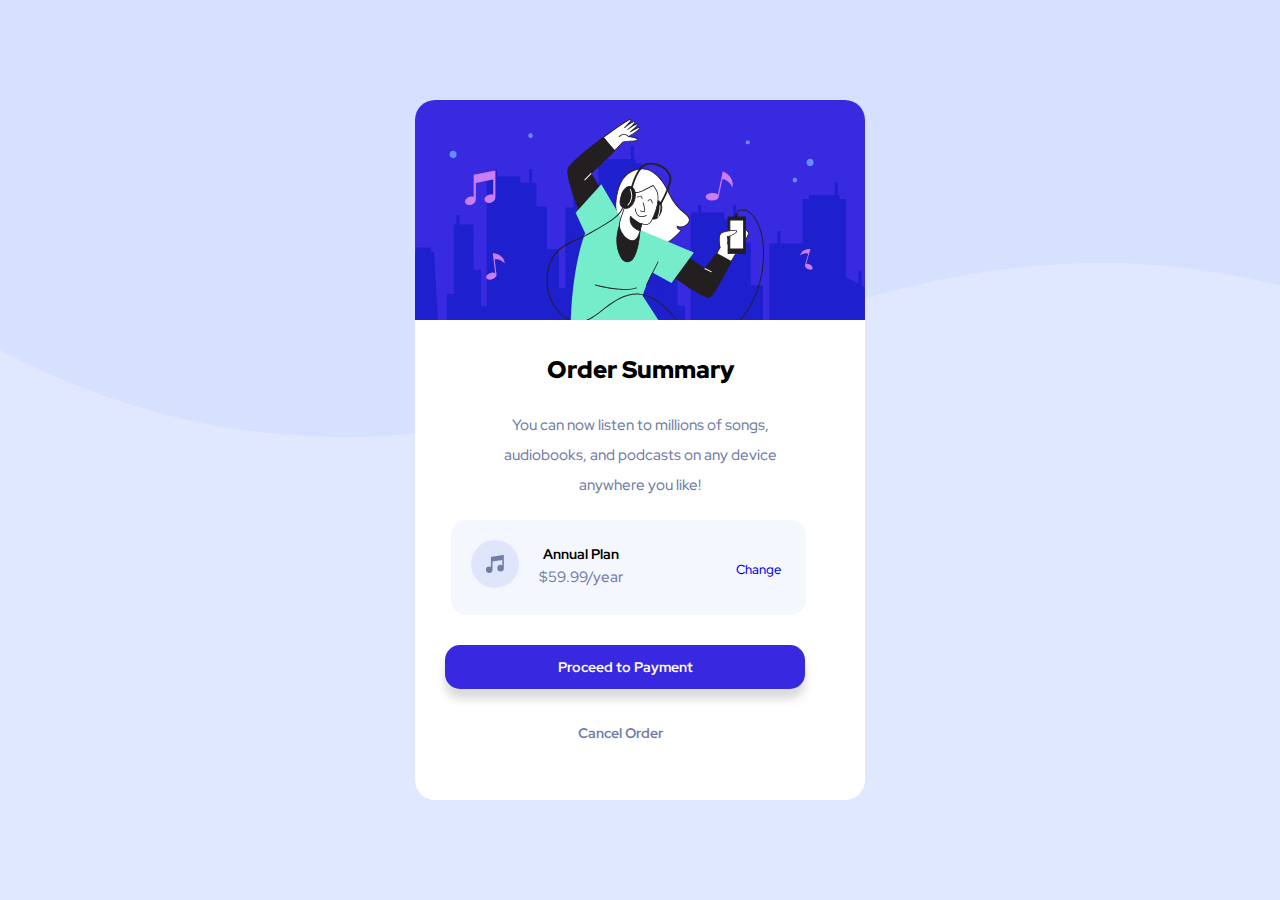
<file: index.html>
<!DOCTYPE html>
<html>
    <head>
        <meta charset="UTF-8">
        <meta name="viewport" content="device=width-device, initial-scale=1.0">
        <html lang="en">
        <title>Order Summary Component</title>
        <link rel="stylesheet" href="sheets.css">
        <link href="https://fonts.googleapis.com/css2?family=Red+Hat+Display&display=swap" rel="stylesheet">
    </head>
    <body>
        <div class="card">
            <img src="illustration-hero.svg">
            <div class="order">
                <h2>Order Summary</h2>
                <p id="b">You can now listen to millions of songs,<br> 
                    audiobooks, and podcasts on any device<br>
                    anywhere you like!</p>
            </div>
            <div class="plan">
                <img class="music" src="icon-music.svg">
                <table>
                    <tr>
                        <th>Annual Plan</th>
                    </tr>
                    <tr>
                        <td>$59.99/year</td>
                    </tr>
                </table>
                <a id="a" href=#Change>Change</a>
            </div>
            <div class="pay">
                <a id="c" href="#Payment">Proceed to Payment</a>
            </div>
            <div class="cancel">
                <a id="d" href="#cancel">Cancel Order</a>
            </div>
        </div>
    </body>
</html>
</file>
<file: sheets.css>
body {
    background-color: hsl(225,100%, 94%);
    background-image: url("pattern-background-desktop.svg");
    background-repeat: no-repeat;
    background-attachment: fixed;
}
.card{
    height: 700px;
    width: 450px;
    background-color: white;
    border-radius: 20px;
    position: absolute;
    top: 50%;
    left:50%;
    transform: translate(-50%, -50%);
}
img{
    border-top-right-radius: 20px;
    border-top-left-radius: 20px;
}
h2, p#b{ 
    text-align: center;
}
h2{
    font-family: 'Red Hat Display', sans-serif;
    font-weight: 900;
}
p#b, td{
    font-family: 'Red Hat Display', sans-serif;
    font-weight: 500;
    font-size: 15px;
}
p#b{
    padding:5px;
    line-height: 30px;
}
a#a{
    font-family: 'Red Hat Display', sans-serif;
    font-weight: 500;
    font-size: 13px;
}
th, .pay, .cancel{
    font-family: 'Red Hat DIsplay', sans-serif;
    font-weight: 700;
    font-size: 14px; 
}
.order{
    padding-top: 10px;
}
.plan{
    width: 355px;
    height: 95px;
    border-radius: 15px;
    background-color: hsl(225, 100%, 98%);
    position: relative;
    left: 8%;
}
.pay{
    border:13px solid hsl(245, 75%, 52%);
    background-color: hsl(245, 75%, 52%);
    border-radius: 15px;
    display: block;
    width:80%;
    text-align: center;
    margin: 30px;
    box-sizing: border-box;
    box-shadow: 0 10px 10px rgba(0, 0, 0, 0.15);
}
a#c{
    color: white;
}
a:link{
    text-decoration: none;
}
a:hover{
    text-decoration: underline;
}
.cancel{
    position:relative;
    top:5px;
    right: 20px;
    text-align: center;
}
a#d, p#b, td{
    color:hsl(224, 23%, 55%);
}
.music{
    position: relative;
    left: 20px;
    top: 20px;
}
table{
margin: 30px;
box-sizing: border-box;
padding: 20px;
position: relative;
bottom: 80px;
left: 35px;

}
#a{
    position:relative;
    left:285px;
    bottom: 160px;
}
</file>
